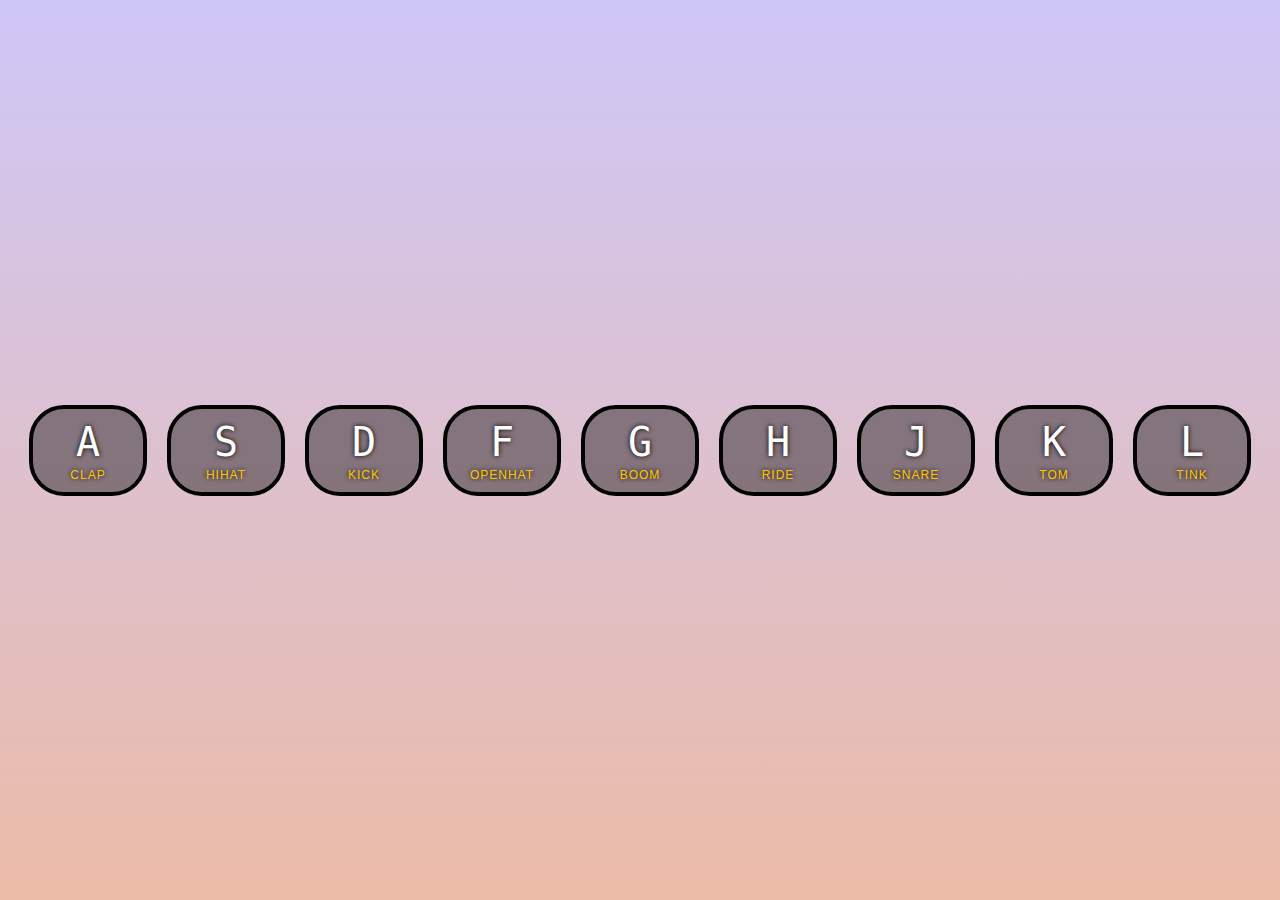
<file: 01 - Javascript Drum Kit/index.html>
<!DOCTYPE html>
<html lang="en">
  <head>
    <meta charset="UTF-8" />
    <title>JS Drum Kit</title>
    <link rel="stylesheet" href="style.css" />
  </head>

  <body>
    <div class="keys">
      <div data-key="65" class="key">
        <kbd>A</kbd>
        <span class="sound">clap</span>
      </div>
      <div data-key="83" class="key">
        <kbd>S</kbd>
        <span class="sound">hihat</span>
      </div>
      <div data-key="68" class="key">
        <kbd>D</kbd>
        <span class="sound">kick</span>
      </div>
      <div data-key="70" class="key">
        <kbd>F</kbd>
        <span class="sound">openhat</span>
      </div>
      <div data-key="71" class="key">
        <kbd>G</kbd>
        <span class="sound">boom</span>
      </div>
      <div data-key="72" class="key">
        <kbd>H</kbd>
        <span class="sound">ride</span>
      </div>
      <div data-key="74" class="key">
        <kbd>J</kbd>
        <span class="sound">snare</span>
      </div>
      <div data-key="75" class="key">
        <kbd>K</kbd>
        <span class="sound">tom</span>
      </div>
      <div data-key="76" class="key">
        <kbd>L</kbd>
        <span class="sound">tink</span>
      </div>
    </div>

    <audio data-key="65" src="sounds/clap.wav"></audio>
    <audio data-key="83" src="sounds/hihat.wav"></audio>
    <audio data-key="68" src="sounds/kick.wav"></audio>
    <audio data-key="70" src="sounds/openhat.wav"></audio>
    <audio data-key="71" src="sounds/boom.wav"></audio>
    <audio data-key="72" src="sounds/ride.wav"></audio>
    <audio data-key="74" src="sounds/snare.wav"></audio>
    <audio data-key="75" src="sounds/tom.wav"></audio>
    <audio data-key="76" src="sounds/tink.wav"></audio>

    <script>
      function removeTransition(e) {
        if (e.propertyName !== 'border-bottom-left-radius') return;
        e.target.classList.remove('playing');
      }

      function playFunction(e) {
        const audio = document.querySelector(`audio[data-key="${e.keyCode}"]`);
        const div = document.querySelector(`div[data-key="${e.keyCode}"]`);
        if (!audio) return;

        div.classList.add('playing');
        audio.currentTime = 0;
        audio.play();
      }

      const keys = Array.from(document.querySelectorAll('.key'));
      keys.forEach(key =>
        key.addEventListener('transitionend', removeTransition)
      );

      window.addEventListener('keydown', playFunction);
    </script>
  </body>
</html>
</file>
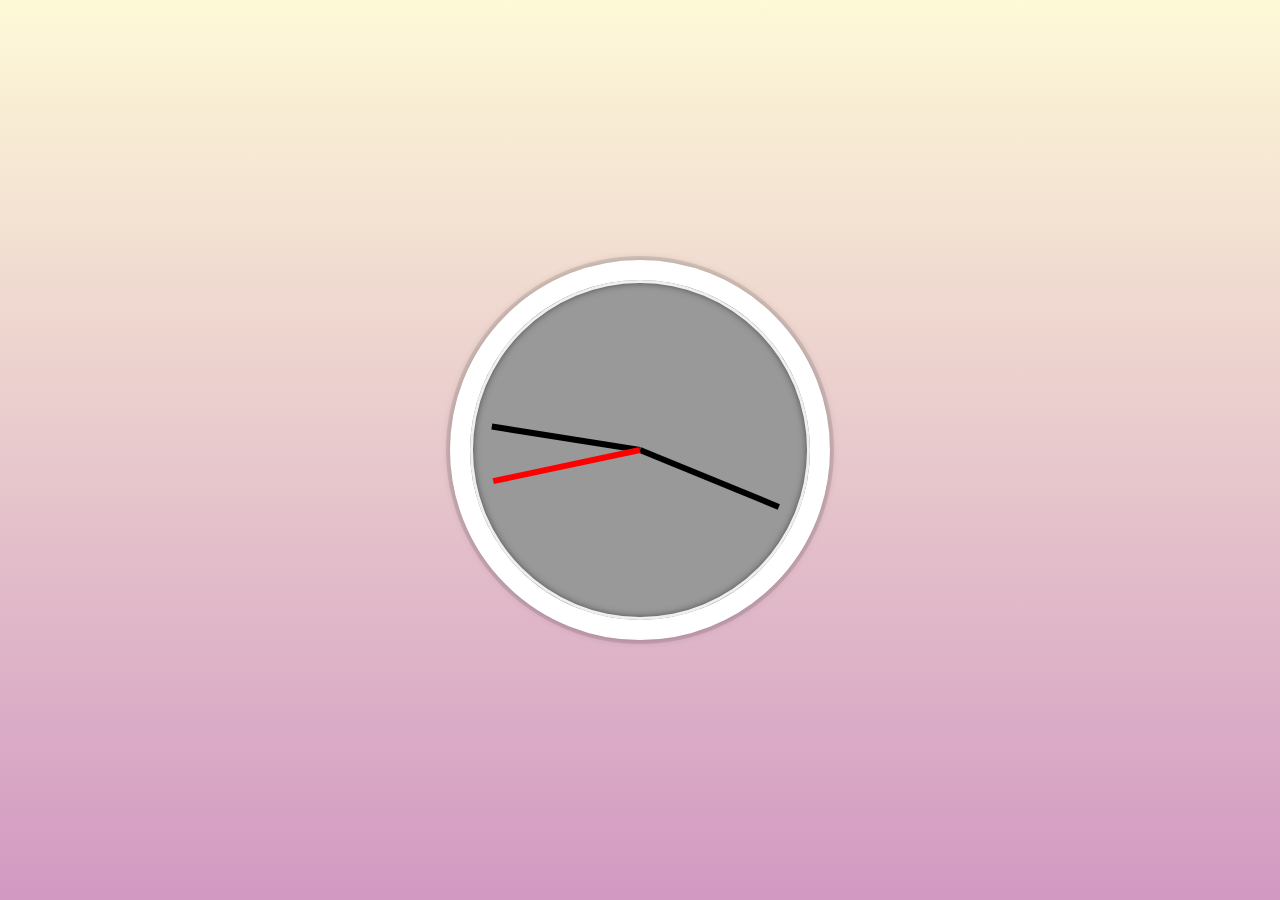
<file: 02 - JS and CSS Clock/index.html>
<!DOCTYPE html>
<html lang="en">
  <head>
    <meta charset="UTF-8" />
    <title>JS + CSS Clock</title>
    <link rel="stylesheet" href="style.css" />
    <link rel="icon" href="favicon.ico" />
  </head>
  <body>
    <div class="clock">
      <div class="clock-face">
        <div class="hand hour-hand"></div>
        <div class="hand min-hand"></div>
        <div class="hand second-hand"></div>
      </div>
    </div>

    <script src="app.js"></script>
  </body>
</html>
</file>
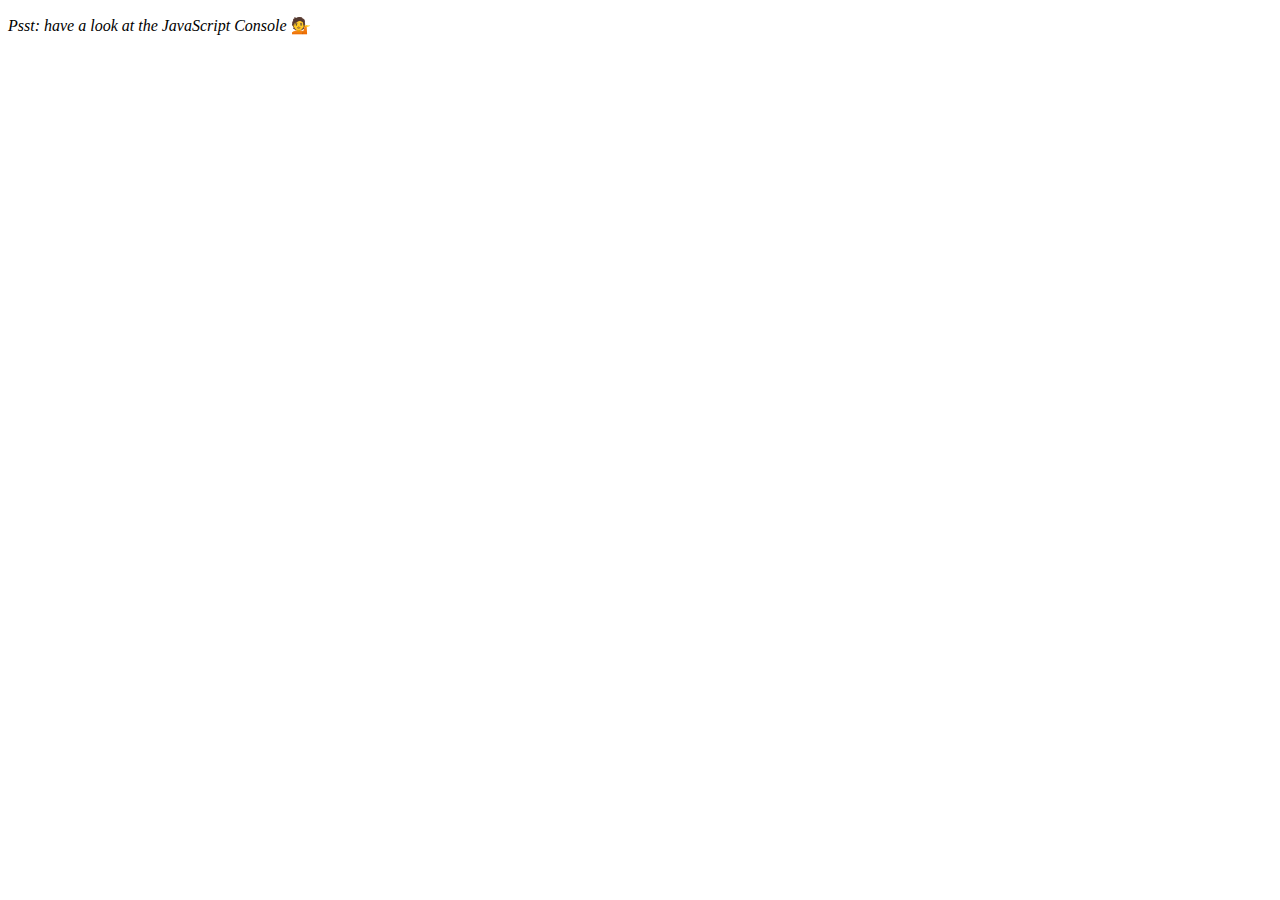
<file: 04 - Array Cardio Day 1/index.html>
<!DOCTYPE html>
<html lang="en">
  <head>
    <meta charset="UTF-8" />
    <title>Array Cardio 💪</title>
  </head>
  <body>
    <p><em>Psst: have a look at the JavaScript Console</em> 💁</p>
    <script>
      // Get your shorts on - this is an array workout!
      // ## Array Cardio Day 1

      // Some data we can work with

      const inventors = [
        { first: 'Albert', last: 'Einstein', year: 1879, passed: 1955 },
        { first: 'Isaac', last: 'Newton', year: 1643, passed: 1727 },
        { first: 'Galileo', last: 'Galilei', year: 1564, passed: 1642 },
        { first: 'Marie', last: 'Curie', year: 1867, passed: 1934 },
        { first: 'Johannes', last: 'Kepler', year: 1571, passed: 1630 },
        { first: 'Nicolaus', last: 'Copernicus', year: 1473, passed: 1543 },
        { first: 'Max', last: 'Planck', year: 1858, passed: 1947 },
        { first: 'Katherine', last: 'Blodgett', year: 1898, passed: 1979 },
        { first: 'Ada', last: 'Lovelace', year: 1815, passed: 1852 },
        { first: 'Sarah E.', last: 'Goode', year: 1855, passed: 1905 },
        { first: 'Lise', last: 'Meitner', year: 1878, passed: 1968 },
        { first: 'Hanna', last: 'Hammarström', year: 1829, passed: 1909 }
      ];

      const people = [
        'Beck, Glenn',
        'Becker, Carl',
        'Beckett, Samuel',
        'Beddoes, Mick',
        'Beecher, Henry',
        'Beethoven, Ludwig',
        'Begin, Menachem',
        'Belloc, Hilaire',
        'Bellow, Saul',
        'Benchley, Robert',
        'Benenson, Peter',
        'Ben-Gurion, David',
        'Benjamin, Walter',
        'Benn, Tony',
        'Bennington, Chester',
        'Benson, Leana',
        'Bent, Silas',
        'Bentsen, Lloyd',
        'Berger, Ric',
        'Bergman, Ingmar',
        'Berio, Luciano',
        'Berle, Milton',
        'Berlin, Irving',
        'Berne, Eric',
        'Bernhard, Sandra',
        'Berra, Yogi',
        'Berry, Halle',
        'Berry, Wendell',
        'Bethea, Erin',
        'Bevan, Aneurin',
        'Bevel, Ken',
        'Biden, Joseph',
        'Bierce, Ambrose',
        'Biko, Steve',
        'Billings, Josh',
        'Biondo, Frank',
        'Birrell, Augustine',
        'Black, Elk',
        'Blair, Robert',
        'Blair, Tony',
        'Blake, William'
      ];

      // Array.prototype.filter()
      // 1. Filter the list of inventors for those who were born in the 1500's
      const fifteen = inventors.filter(inventor => {
        return inventor.year >= 1500 && inventor.year < 1600;
      });
      console.table(fifteen);

      // Array.prototype.map()
      // 2. Give us an array of the inventors first and last names
      const fullName = inventors.map(inventor => {
        return `${inventor.first} ${inventor.last}`;
      });
      console.table(fullName);

      // Array.prototype.sort()
      // 3. Sort the inventors by birthdate, oldest to youngest
      const ordered = inventors.sort((a, b) => {
        return a.year > b.year ? 1 : -1;
      });
      console.table(ordered);

      // Array.prototype.reduce()
      // 4. How many years did all the inventors live all together?
      const totalYears = inventors.reduce((total, inventor) => {
        return total + (inventor.passed - inventor.year);
      }, 0);
      console.log('Total Years: ', totalYears);

      // 5. Sort the inventors by years lived
      const oldest = inventors.sort((a, b) => {
        const lastInventor = a.passed - a.year;
        const nextInventor = b.passed - b.year;
        return lastInventor > nextInventor ? -1 : 1;
      });
      console.table(oldest);

      // 6. create a list of Boulevards in Paris that contain 'de' anywhere in the name
      // https://en.wikipedia.org/wiki/Category:Boulevards_in_Paris

      // 7. sort Exercise
      // Sort the people alphabetically by last name

      const alpha = people.sort((lastOne, nextOne) => {
        const [aLast, aFirst] = lastOne.split(', ');
        const [bLast, bFirst] = nextOne.split(', ');
        return aLast > bLast ? 1 : -1;
      });
      console.log(alpha);

      const alpha2 = people.sort((lastOne, nextOne) => {
        const a = lastOne.split(', ')[0];
        const b = nextOne.split(', ')[0];
        return a > b ? 1 : -1;
      });
      console.log(alpha2 === alpha);

      // 8. Reduce Exercise
      // Sum up the instances of each of these
      const data = [
        'car',
        'car',
        'truck',
        'truck',
        'bike',
        'walk',
        'car',
        'van',
        'bike',
        'walk',
        'car',
        'van',
        'car',
        'truck'
      ];

      const transportation = data.reduce((obj, item) => {
        if (!obj[item]) {
          obj[item] = 0;
        }
        obj[item]++;
        return obj;
      }, {});

      console.log(transportation);
    </script>
  </body>
</html>
</file>
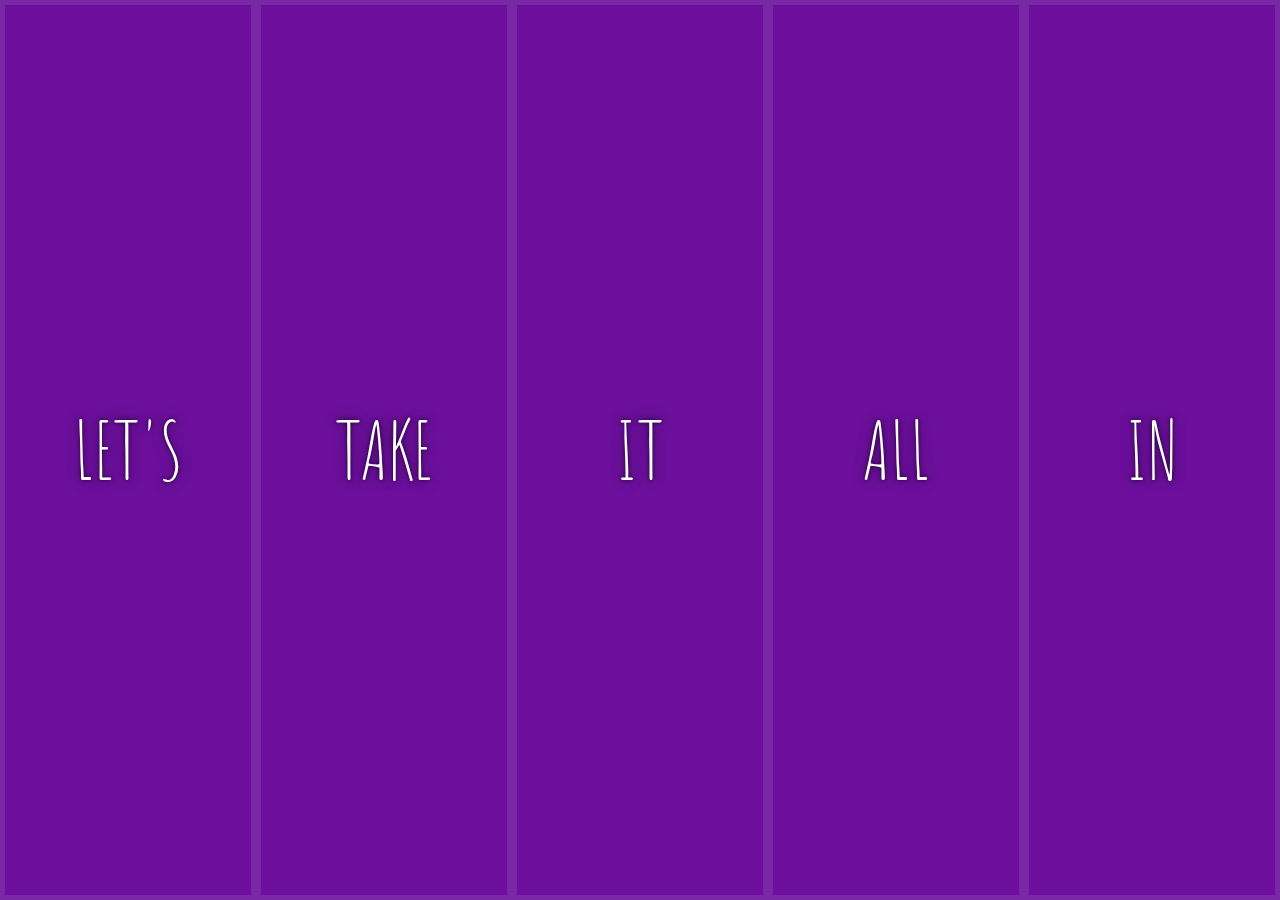
<file: 05 - Flex Panel Gallery/index.html>
<!DOCTYPE html>
<html lang="en">
  <head>
    <meta charset="UTF-8" />
    <title>Flex Panels</title>
    <link rel="stylesheet" href="style.css" />
    <link rel="icon" href="favicon.ico" />
    <link
      href="https://fonts.googleapis.com/css?family=Amatic+SC"
      rel="stylesheet"
      type="text/css"
    />
  </head>
  <body>
    <div class="panels">
      <div class="panel panel1">
        <p>Hey</p>
        <p>Let's</p>
        <p>Dance</p>
      </div>
      <div class="panel panel2">
        <p>Give</p>
        <p>Take</p>
        <p>Receive</p>
      </div>
      <div class="panel panel3">
        <p>Experience</p>
        <p>It</p>
        <p>Today</p>
      </div>
      <div class="panel panel4">
        <p>Give</p>
        <p>All</p>
        <p>You can</p>
      </div>
      <div class="panel panel5">
        <p>Life</p>
        <p>In</p>
        <p>Motion</p>
      </div>
    </div>
    <script src="app.js"></script>
  </body>
</html>
</file>
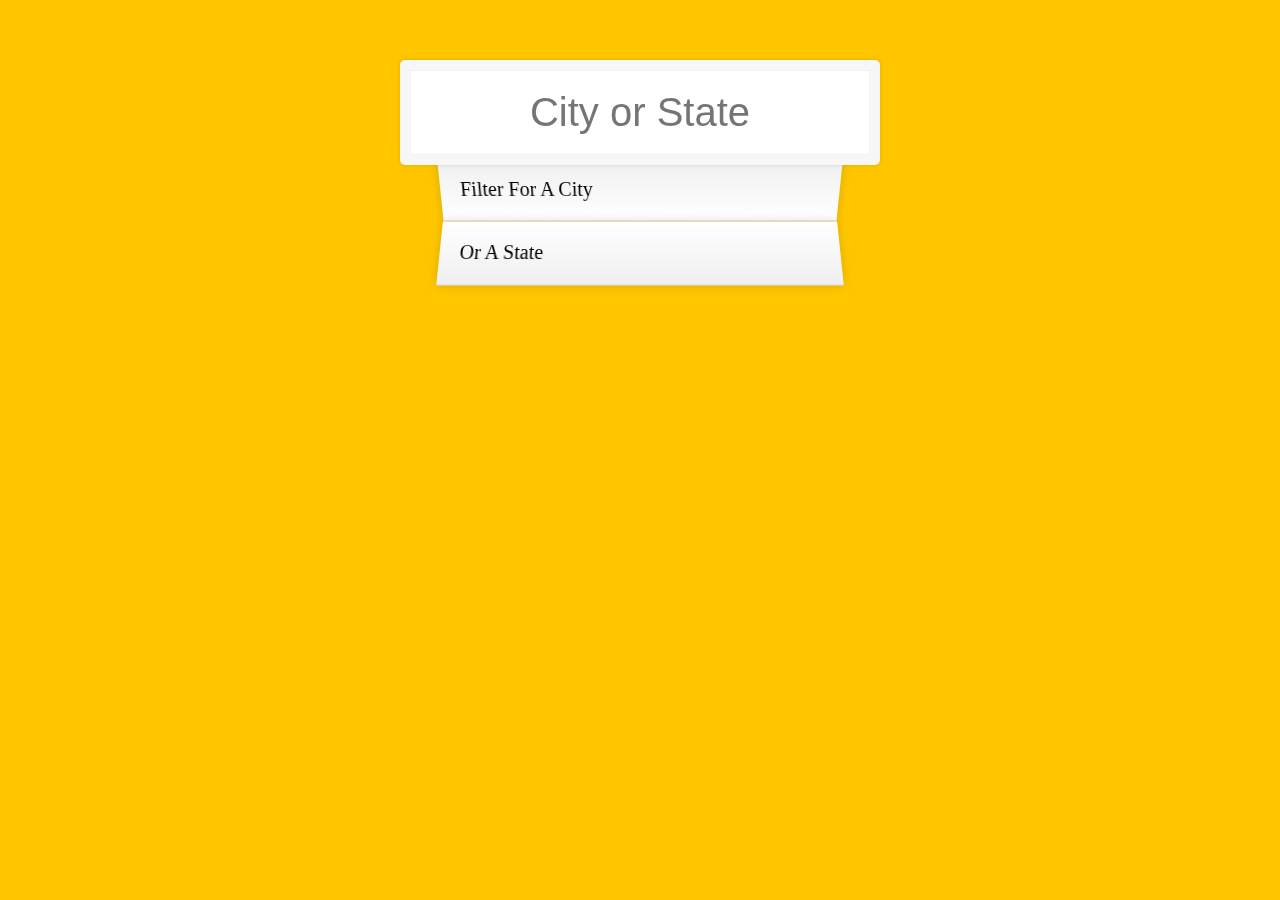
<file: 06 - Type Ahead/index.html>
<!DOCTYPE html>
<html lang="en">
  <head>
    <meta charset="UTF-8" />
    <title>Type Ahead 👀</title>
    <link rel="stylesheet" href="style.css" />
    <link rel="icon" href="favicon.ico" />
  </head>
  <body>
    <form class="search-form">
      <input type="text" class="search" placeholder="City or State" />
      <ul class="suggestions">
        <li>Filter for a city</li>
        <li>or a state</li>
      </ul>
    </form>
    <script>
      const endpoint =
        'https://gist.githubusercontent.com/Miserlou/c5cd8364bf9b2420bb29/raw/2bf258763cdddd704f8ffd3ea9a3e81d25e2c6f6/cities.json';

      const cities = [];
      const searchInput = document.querySelector('.search');
      const suggestions = document.querySelector('.suggestions');

      fetch(endpoint)
        .then(blob => blob.json())
        .then(data => cities.push(...data));

      console.log(cities);

      // // *** To test regexp
      // const target = 'hello World';
      // const pattern = /world/;
      // const regExp = new RegExp(pattern, 'i');
      // console.log('RegExp: ', regExp.test(target));

      function findMatches(wordToMatch, cities) {
        return cities.filter(place => {
          const regex = new RegExp(wordToMatch, 'gi');
          return place.city.match(regex) || place.state.match(regex);
        });
      }

      function numberWithCommas(value) {
        return value.toString().replace(/\B(?=(\d{3})+(?!\d))/g, ',');
      }

      function displayMatches() {
        // Get the array data which same with input value.
        const matchArray = findMatches(this.value, cities);

        // Make the matching text in yellow, then concat all the data.
        const html = matchArray
          .map(data => {
            const regex = new RegExp(this.value, 'gi');
            const cityName = data.city.replace(
              regex,
              `<span class="hl">${this.value}</span>`
            );
            const stateName = data.state.replace(
              regex,
              `<span class="hl">${this.value}</span>`
            );

            return `<li>
              <span class="name">${cityName}, ${stateName}</span>
              <span class="population">${numberWithCommas(
                data.population
              )}</span>
            </li>`;
          })
          .join('');

        // Result data mapping to html.
        suggestions.innerHTML = html;
      }

      searchInput.addEventListener('change', displayMatches);
      searchInput.addEventListener('keyup', displayMatches);
    </script>
  </body>
</html>
</file>
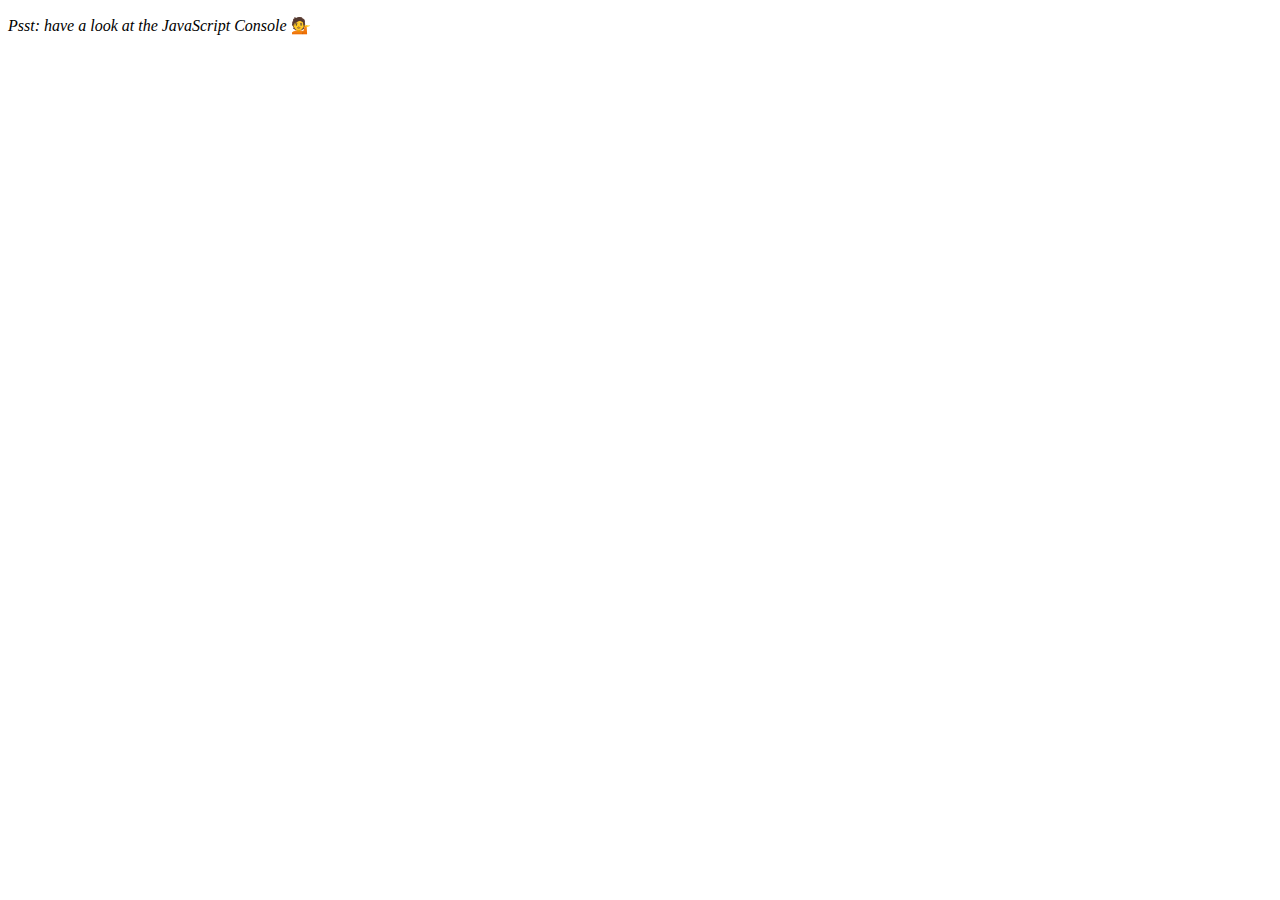
<file: 07 - Array Cardio Day 2/index.html>
<!DOCTYPE html>
<html lang="en">
  <head>
    <meta charset="UTF-8" />
    <title>Array Cardio 💪💪</title>
  </head>
  <body>
    <p><em>Psst: have a look at the JavaScript Console</em> 💁</p>
    <script>
      // ## Array Cardio Day 2

      const people = [
        { name: 'Wes', year: 1988 },
        { name: 'Kait', year: 1986 },
        { name: 'Irv', year: 1970 },
        { name: 'Lux', year: 2015 }
      ];

      const comments = [
        { text: 'Love this!', id: 523423 },
        { text: 'Super good', id: 823423 },
        { text: 'You are the best', id: 2039842 },
        { text: 'Ramen is my fav food ever', id: 123523 },
        { text: 'Nice Nice Nice!', id: 542328 }
      ];

      const isAdult = people.some(
        person => new Date().getFullYear() - person.year >= 19
      );
      console.log('isAdult: ', { isAdult });

      const allAdults = people.every(
        person => new Date().getFullYear() - person.year >= 19
      );
      console.log('allAdults: ', { allAdults });

      const comment = comments.find(comment => comment.id === 823423);
      console.log('comment: ', comment);

      const index = comments.findIndex(comment => comment.id === 823423);
      console.log('index: ', index);

      const newComments = [
        ...comments.slice(0, index),
        ...comments.slice(index + 1)
      ];

      console.log('newComments: ', newComments);
    </script>
  </body>
</html>
</file>
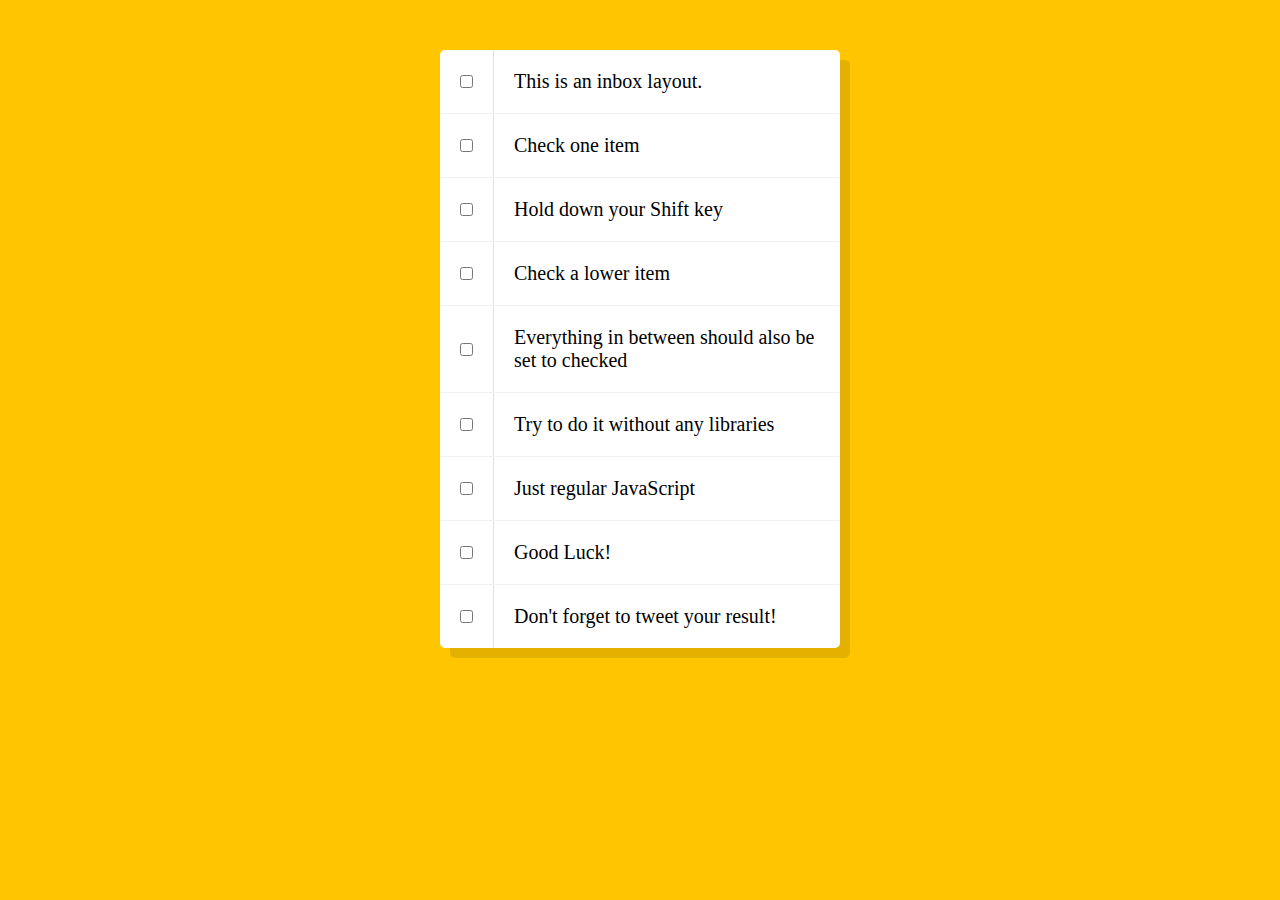
<file: 10 - Hold Shift and Check Checkboxes/index.html>
<!DOCTYPE html>
<html lang="en">
  <head>
    <meta charset="UTF-8" />
    <title>Hold Shift to Check Multiple Checkboxes</title>
    <link rel="icon" href="favicon.ico" />
    <link rel="stylesheet" href="style.css" />
  </head>
  <body>
    <div class="inbox">
      <div class="item">
        <input type="checkbox" />
        <p>This is an inbox layout.</p>
      </div>
      <div class="item">
        <input type="checkbox" />
        <p>Check one item</p>
      </div>
      <div class="item">
        <input type="checkbox" />
        <p>Hold down your Shift key</p>
      </div>
      <div class="item">
        <input type="checkbox" />
        <p>Check a lower item</p>
      </div>
      <div class="item">
        <input type="checkbox" />
        <p>Everything in between should also be set to checked</p>
      </div>
      <div class="item">
        <input type="checkbox" />
        <p>Try to do it without any libraries</p>
      </div>
      <div class="item">
        <input type="checkbox" />
        <p>Just regular JavaScript</p>
      </div>
      <div class="item">
        <input type="checkbox" />
        <p>Good Luck!</p>
      </div>
      <div class="item">
        <input type="checkbox" />
        <p>Don't forget to tweet your result!</p>
      </div>
    </div>
    <script src="./app.js"></script>
  </body>
</html>
</file>
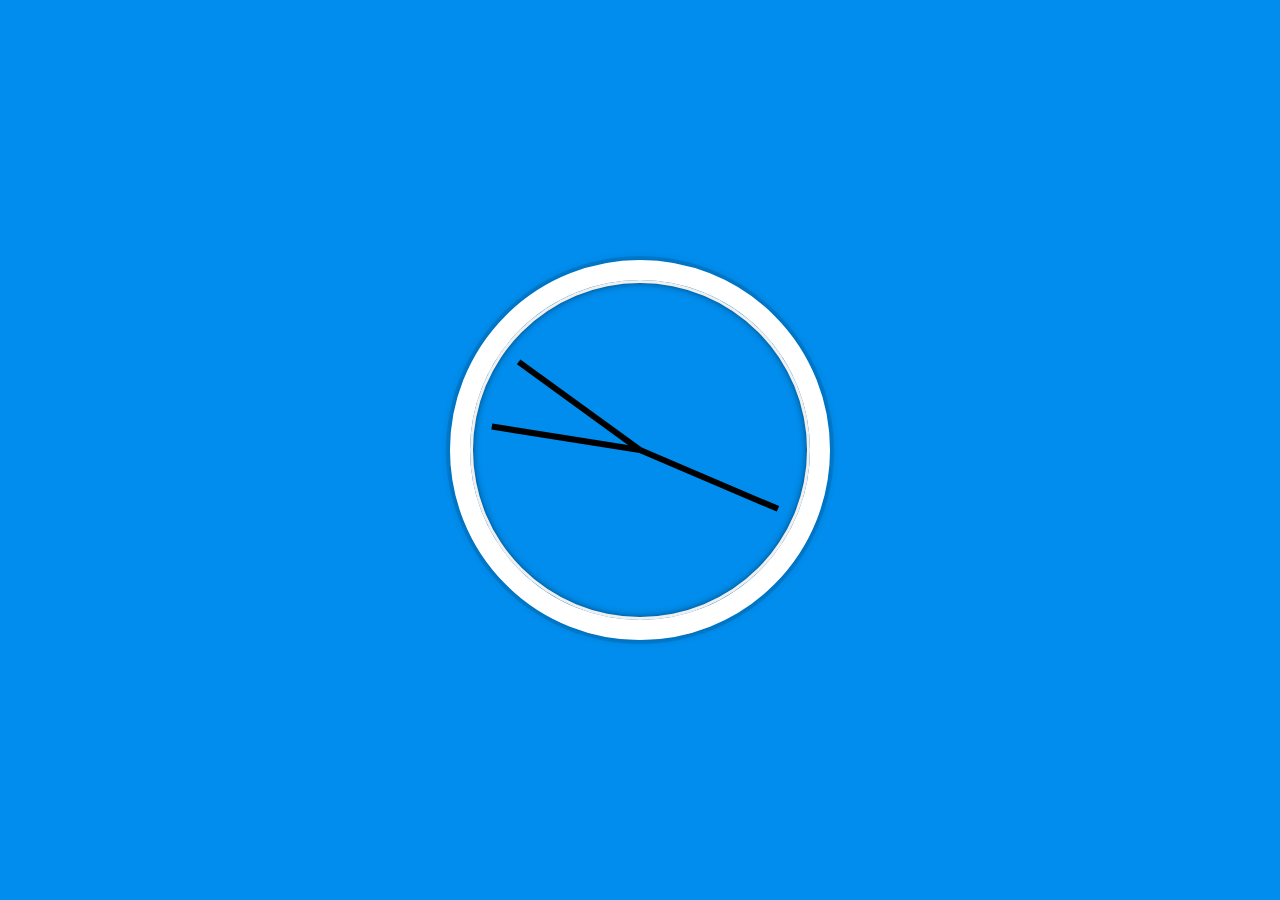
<file: 02 - JS and CSS Clock/index-FINISHED.html>
<!DOCTYPE html>
<html lang="en">
  <head>
    <meta charset="UTF-8" />
    <title>JS + CSS Clock</title>
  </head>
  <body>
    <div class="clock">
      <div class="clock-face">
        <div class="hand hour-hand"></div>
        <div class="hand min-hand"></div>
        <div class="hand second-hand"></div>
      </div>
    </div>

    <style>
      html {
        background: #018ded url(https://unsplash.it/1500/1000?image=881&blur=5);
        background-size: cover;
        font-family: 'helvetica neue';
        text-align: center;
        font-size: 10px;
      }

      body {
        margin: 0;
        font-size: 2rem;
        display: flex;
        flex: 1;
        min-height: 100vh;
        align-items: center;
      }

      .clock {
        width: 30rem;
        height: 30rem;
        border: 20px solid white;
        border-radius: 50%;
        margin: 50px auto;
        position: relative;
        padding: 2rem;
        box-shadow: 0 0 0 4px rgba(0, 0, 0, 0.1), inset 0 0 0 3px #efefef,
          inset 0 0 10px black, 0 0 10px rgba(0, 0, 0, 0.2);
      }

      .clock-face {
        position: relative;
        width: 100%;
        height: 100%;
        transform: translateY(
          -3px
        ); /* account for the height of the clock hands */
      }

      .hand {
        width: 50%;
        height: 6px;
        background: black;
        position: absolute;
        top: 50%;
        transform-origin: 100%;
        transform: rotate(90deg);
        transition: all 0.05s;
        transition-timing-function: cubic-bezier(0.1, 2.7, 0.58, 1);
      }
    </style>

    <script>
      const secondHand = document.querySelector('.second-hand');
      const minsHand = document.querySelector('.min-hand');
      const hourHand = document.querySelector('.hour-hand');

      function setDate() {
        const now = new Date();

        const seconds = now.getSeconds();
        const secondsDegrees = (seconds / 60) * 360 + 90;
        secondHand.style.transform = `rotate(${secondsDegrees}deg)`;

        const mins = now.getMinutes();
        const minsDegrees = (mins / 60) * 360 + (seconds / 60) * 6 + 90;
        minsHand.style.transform = `rotate(${minsDegrees}deg)`;

        const hour = now.getHours();
        const hourDegrees = (hour / 12) * 360 + (mins / 60) * 30 + 90;
        hourHand.style.transform = `rotate(${hourDegrees}deg)`;
      }

      setInterval(setDate, 1000);

      setDate();
    </script>
  </body>
</html>
</file>
<file: 01 - Javascript Drum Kit/style.css>
* {
  user-select: none;
}

html {
  font-size: 10px;
  background: url(https://i.imgur.com/b9r5sEL.jpg) bottom center;
  background-size: cover;
}

body {
  background-image: linear-gradient(to top, #ebbba7 0%, #cfc7f8 100%);
}

body,
html {
  margin: 0;
  padding: 0;
  font-family: sans-serif;
}

.keys {
  display: flex;
  flex: 1;
  min-height: 100vh;
  align-items: center;
  justify-content: center;
}

.key {
  border: 0.4rem solid black;
  border-radius: 3.5rem;
  margin: 1rem;
  font-size: 1.5rem;
  padding: 1rem 0.5rem;
  transition: all 0.07s ease;
  width: 10rem;
  text-align: center;
  color: white;
  background: rgba(0, 0, 0, 0.4);
  text-shadow: 0 0 0.5rem black;
}

.playing {
  transform: scale(0.85);
  border-radius: 1rem;
  border-color: #ffc600;
  box-shadow: 0 0 1rem #ffc600;
}

kbd {
  display: block;
  font-size: 4rem;
}

.sound {
  font-size: 1.2rem;
  text-transform: uppercase;
  letter-spacing: 0.1rem;
  color: #ffc600;
}
</file>
<file: 02 - JS and CSS Clock/style.css>
html {
  background-size: cover;
  font-family: 'helvetica neue';
  text-align: center;
  font-size: 10px;
}

body {
  margin: 0;
  font-size: 2rem;
  display: flex;
  flex: 1;
  min-height: 100vh;
  align-items: center;
  background-image: linear-gradient(to top, #d299c2 0%, #fef9d7 100%);
}

.clock {
  background-color: #999;
  width: 30rem;
  height: 30rem;
  border: 20px solid white;
  border-radius: 50%;
  margin: 50px auto;
  position: relative;
  padding: 2rem;
  box-shadow: 0 0 0 4px rgba(0, 0, 0, 0.1), inset 0 0 0 3px #efefef,
    inset 0 0 10px black, 0 0 10px rgba(0, 0, 0, 0.2);
}

.clock-face {
  position: relative;
  width: 100%;
  height: 100%;
  transform: translateY(-3px); /* account for the height of the clock hands */
}

.hand {
  width: 50%;
  height: 6px;
  background: black;
  position: absolute;
  top: 50%;
  transform-origin: 100%;
  transition: all 0.05s;
  transition-timing-function: cubic-bezier(0.1, 2.7, 0.58, 1);
}

.second-hand {
  background: red;
}
</file>
<file: 05 - Flex Panel Gallery/style.css>
html {
  box-sizing: border-box;
  background: #ffc600;
  font-family: 'helvetica neue';
  font-size: 20px;
  font-weight: 200;
}

body {
  margin: 0;
}

*,
*:before,
*:after {
  box-sizing: inherit;
}

.panels {
  min-height: 100vh;
  overflow: hidden;
  display: flex;
}

.panel {
  background: #6b0f9c;
  box-shadow: inset 0 0 0 5px rgba(255, 255, 255, 0.1);
  color: white;
  text-align: center;
  align-items: center;
  /* Safari transitionend event.propertyName === flex */
  /* Chrome + FF transitionend event.propertyName === flex-grow */
  transition: font-size 0.7s cubic-bezier(0.61, -0.19, 0.7, -0.11),
    flex 0.7s cubic-bezier(0.61, -0.19, 0.7, -0.11), background 0.2s;
  font-size: 20px;
  background-size: cover;
  background-position: center;
  display: flex;
  flex-direction: column;
  justify-content: center;
  flex: 1;
}

.panel1 {
  background-image: url(https://source.unsplash.com/gYl-UtwNg_I/1500x1500);
}

.panel2 {
  background-image: url(https://source.unsplash.com/rFKUFzjPYiQ/1500x1500);
}

.panel3 {
  background-image: url(https://images.unsplash.com/photo-1465188162913-8fb5709d6d57?ixlib=rb-0.3.5&q=80&fm=jpg&crop=faces&cs=tinysrgb&w=1500&h=1500&fit=crop&s=967e8a713a4e395260793fc8c802901d);
}

.panel4 {
  background-image: url(https://source.unsplash.com/ITjiVXcwVng/1500x1500);
}

.panel5 {
  background-image: url(https://source.unsplash.com/3MNzGlQM7qs/1500x1500);
}

/* Flex Children */
.panel > * {
  margin: 0;
  width: 100%;
  transition: transform 0.5s;
  flex: 1 0 auto;
  display: flex;
  justify-content: center;
  align-items: center;
}

.panel > *:first-child {
  transform: translateY(-100%);
}

.panel.open-active > *:first-child {
  transform: translateY(0);
}

.panel > *:last-child {
  transform: translateY(100%);
}

.panel.open-active > *:last-child {
  transform: translateY(0);
}

.panel p {
  text-transform: uppercase;
  font-family: 'Amatic SC', cursive;
  text-shadow: 0 0 4px rgba(0, 0, 0, 0.72), 0 0 14px rgba(0, 0, 0, 0.45);
  font-size: 2em;
}

.panel p:nth-child(2) {
  font-size: 4em;
}

.panel.open {
  flex: 5;
  font-size: 40px;
}
</file>
<file: 06 - Type Ahead/style.css>
html {
  box-sizing: border-box;
  background: #ffc600;
  font-family: 'helvetica neue';
  font-size: 20px;
  font-weight: 200;
}

*, *:before, *:after {
  box-sizing: inherit;
}

input {
  width: 100%;
  padding: 20px;
}

.search-form {
  max-width: 400px;
  margin: 50px auto;
}

input.search {
  margin: 0;
  text-align: center;
  outline: 0;
  border: 10px solid #F7F7F7;
  width: 120%;
  left: -10%;
  position: relative;
  top: 10px;
  z-index: 2;
  border-radius: 5px;
  font-size: 40px;
  box-shadow: 0 0 5px rgba(0, 0, 0, 0.12), inset 0 0 2px rgba(0, 0, 0, 0.19);
}

.suggestions {
  margin: 0;
  padding: 0;
  position: relative;
  /*perspective: 20px;*/
}

.suggestions li {
  background: white;
  list-style: none;
  border-bottom: 1px solid #D8D8D8;
  box-shadow: 0 0 10px rgba(0, 0, 0, 0.14);
  margin: 0;
  padding: 20px;
  transition: background 0.2s;
  display: flex;
  justify-content: space-between;
  text-transform: capitalize;
}

.suggestions li:nth-child(even) {
  transform: perspective(100px) rotateX(3deg) translateY(2px) scale(1.001);
  background: linear-gradient(to bottom,  #ffffff 0%,#EFEFEF 100%);
}

.suggestions li:nth-child(odd) {
  transform: perspective(100px) rotateX(-3deg) translateY(3px);
  background: linear-gradient(to top,  #ffffff 0%,#EFEFEF 100%);
}

span.population {
  font-size: 15px;
}

.hl {
  background: #ffc600;
}
</file>
<file: 10 - Hold Shift and Check Checkboxes/style.css>
html {
  font-family: sans-serif;
  background: #ffc600;
}

.inbox {
  max-width: 400px;
  margin: 50px auto;
  background: white;
  border-radius: 5px;
  box-shadow: 10px 10px 0 rgba(0, 0, 0, 0.1);
}

.item {
  display: flex;
  align-items: center;
  border-bottom: 1px solid #f1f1f1;
}

.item:last-child {
  border-bottom: 0;
}

input:checked + p {
  background: #f9f9f9;
  text-decoration: line-through;
}

input[type='checkbox'] {
  margin: 20px;
}

p {
  margin: 0;
  padding: 20px;
  transition: background 0.2s;
  flex: 1;
  font-family: 'helvetica neue';
  font-size: 20px;
  font-weight: 200;
  border-left: 1px solid #d1e2ff;
}
</file>
